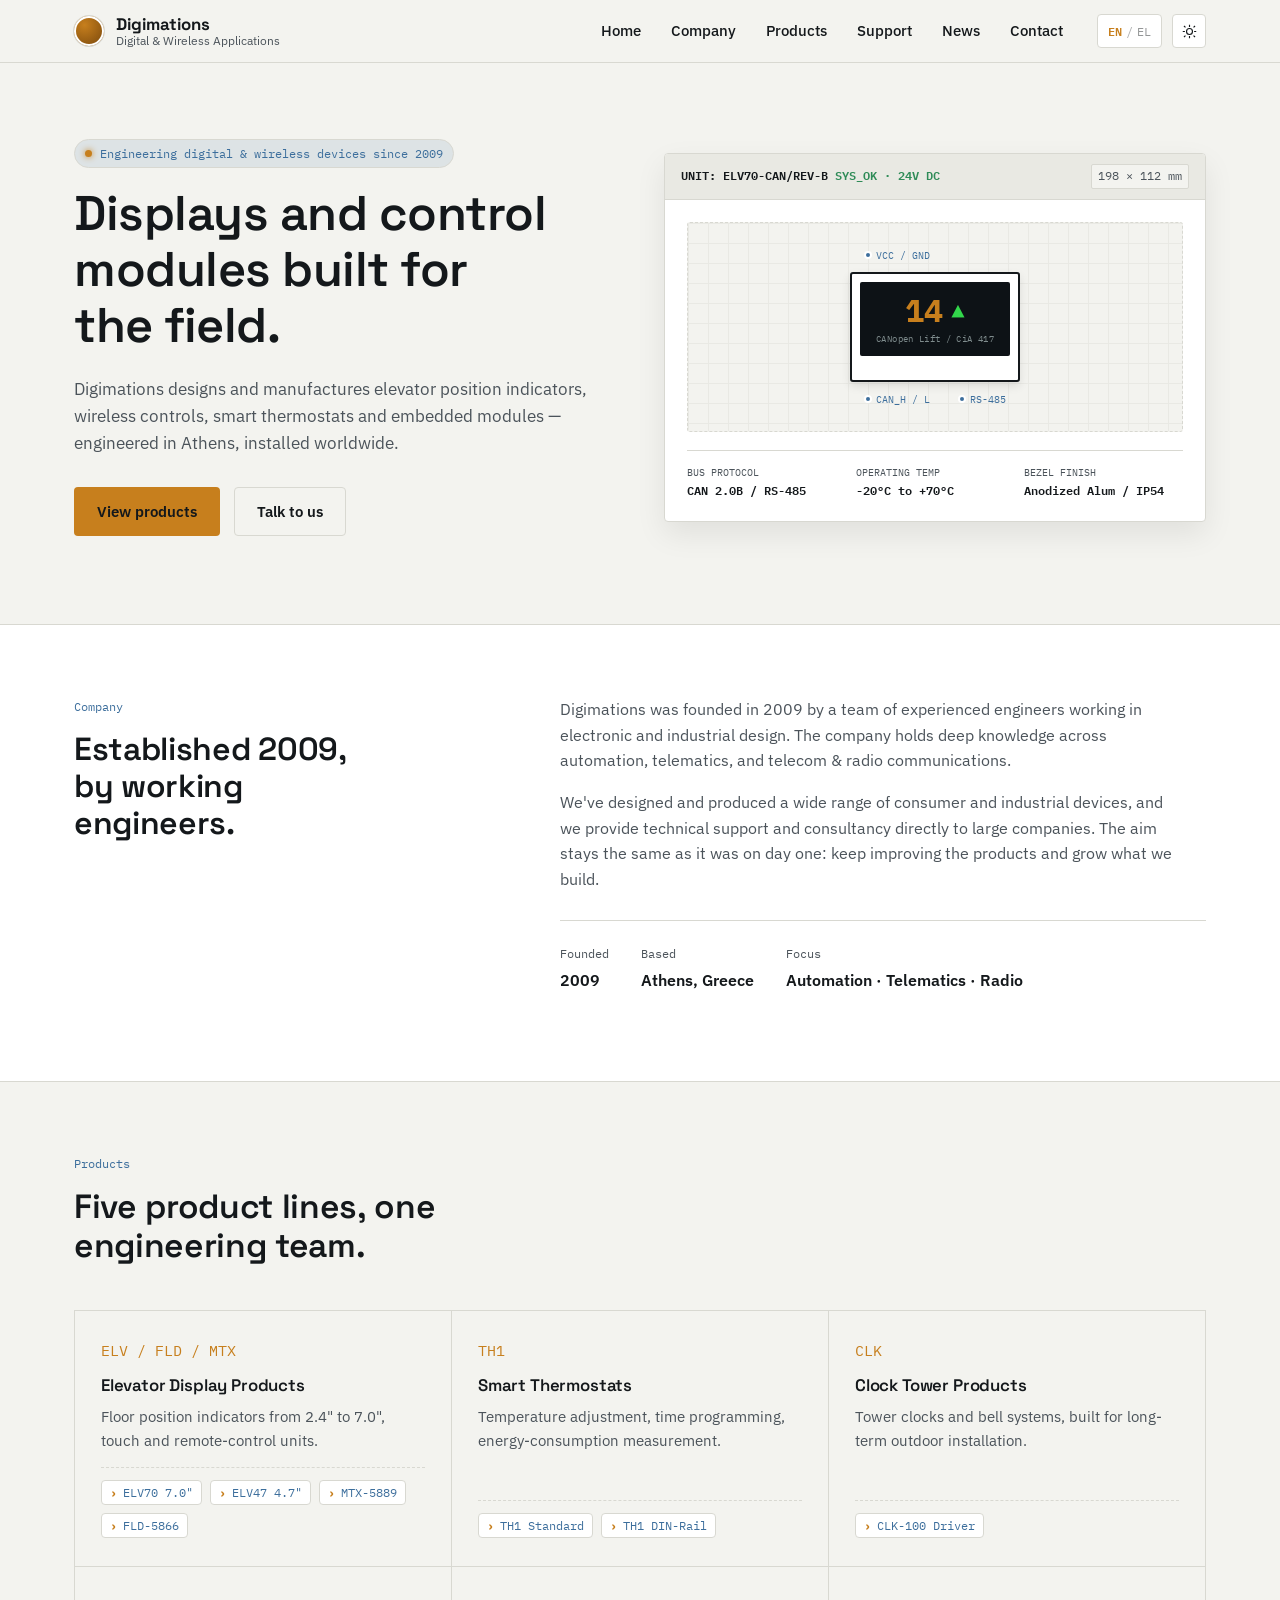
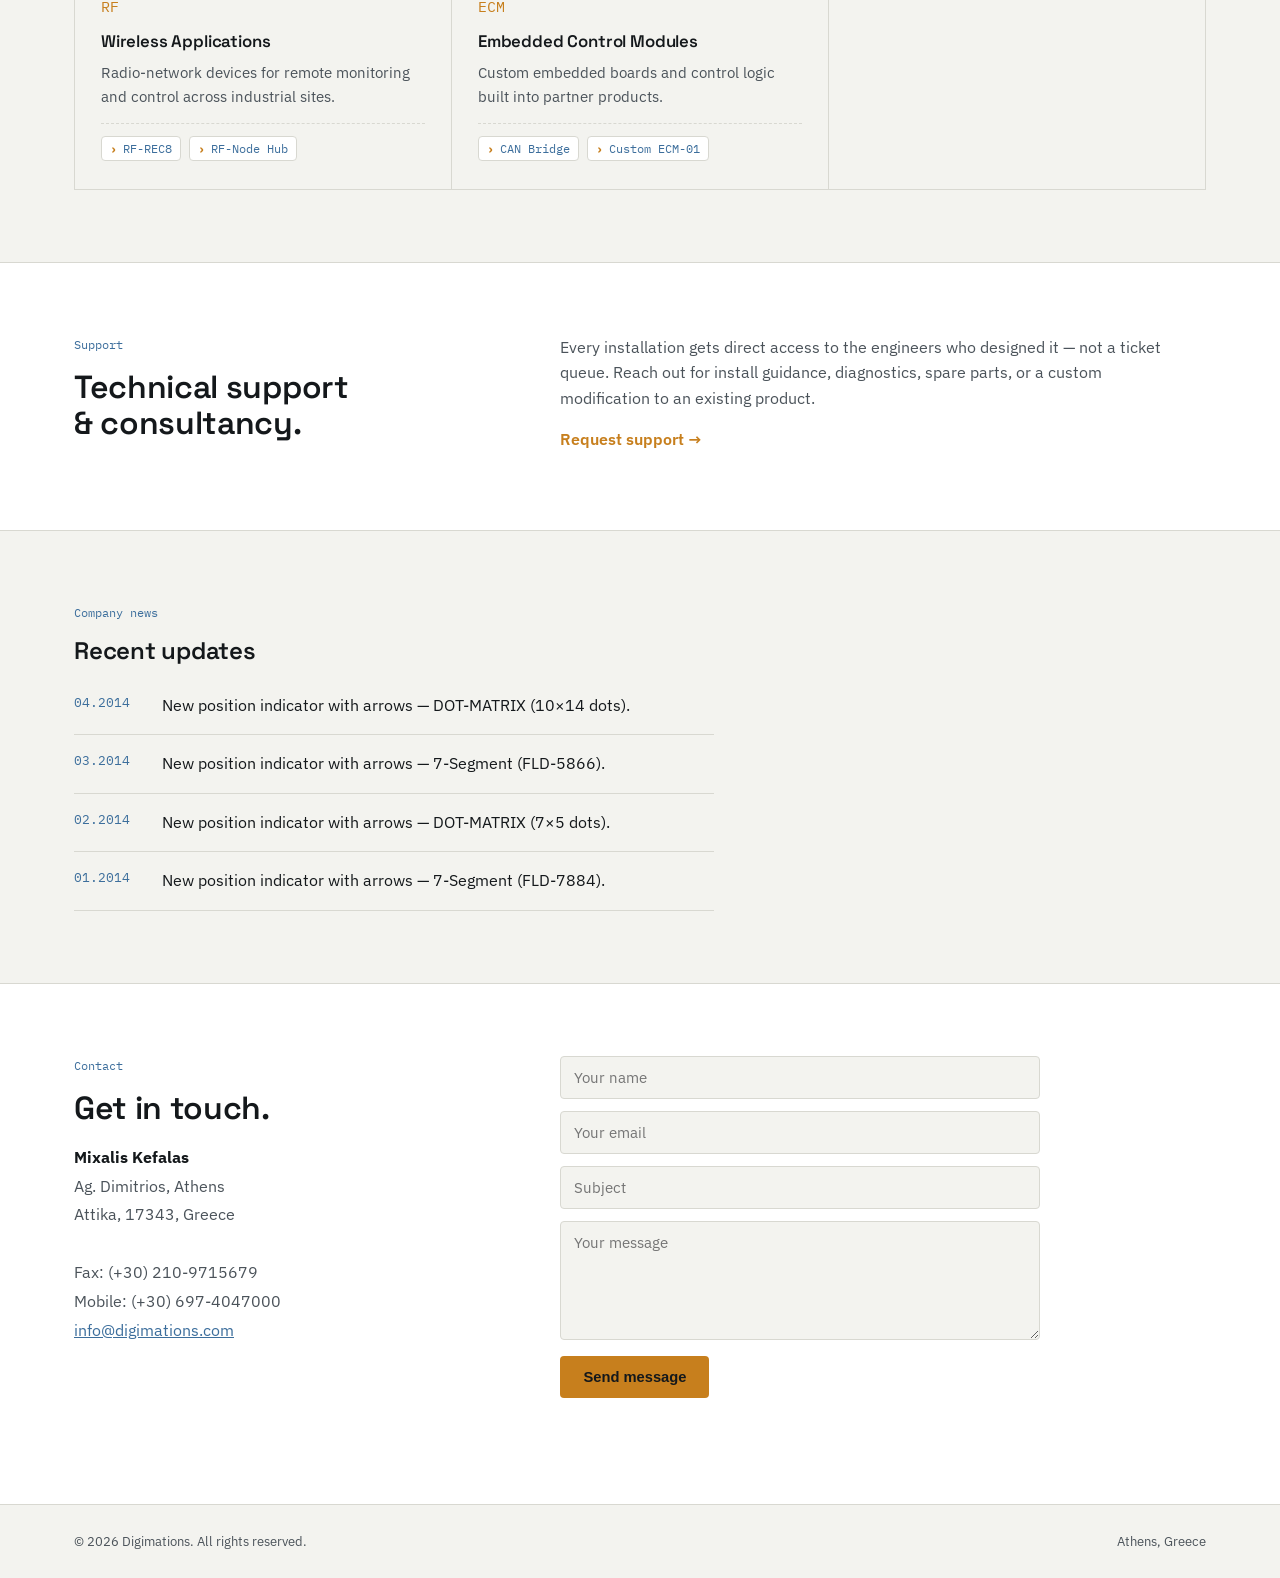
<file: index.html>
<!DOCTYPE html>
<html lang="en">
<head>
<meta charset="UTF-8">
<meta name="viewport" content="width=device-width, initial-scale=1.0">
<title>Digimations — Digital &amp; Wireless Applications</title>
<link rel="preconnect" href="https://fonts.googleapis.com">
<link href="https://fonts.googleapis.com/css2?family=Space+Grotesk:wght@500;600;700&family=IBM+Plex+Sans:wght@400;500;600&family=IBM+Plex+Mono:wght@400;500;600&display=swap" rel="stylesheet">
<link rel="stylesheet" href="styles.css">
</head>
<body>

<header class="site-header">
  <div class="header-inner">
    <a class="brand" href="#home">
      <span class="brand-mark" aria-hidden="true"></span>
      <span class="brand-text">
        <span class="brand-name">Digimations</span>
        <span class="brand-tag" data-i18n="brand.tag">Digital &amp; Wireless Applications</span>
      </span>
    </a>

    <nav class="main-nav" aria-label="Primary">
      <ul>
        <li><a href="#home" data-i18n="nav.home">Home</a></li>
        <li><a href="#company" data-i18n="nav.company">Company</a></li>
        
<li><a href="products.html" data-i18n="nav.products">Products</a></li>

        <li><a href="#support" data-i18n="nav.support">Support</a></li>
        <li><a href="#news" data-i18n="nav.news">News</a></li>
        <li><a href="#contact" data-i18n="nav.contact">Contact</a></li>
      </ul>
    </nav>

    <div class="header-controls">
      <button class="lang-toggle" id="langToggle" type="button" aria-label="Switch language">
        <span class="lang-option" data-lang="en">EN</span>
        <span class="lang-sep">/</span>
        <span class="lang-option" data-lang="gr">EL</span>
      </button>
      <button class="theme-toggle" id="themeToggle" type="button" aria-label="Switch color theme">
        <svg class="icon-sun" viewBox="0 0 24 24" fill="none" stroke="currentColor" stroke-width="1.6"><circle cx="12" cy="12" r="4.2"/><path d="M12 2.5v3M12 18.5v3M4.2 4.2l2.1 2.1M17.7 17.7l2.1 2.1M2.5 12h3M18.5 12h3M4.2 19.8l2.1-2.1M17.7 6.3l2.1-2.1"/></svg>
        <svg class="icon-moon" viewBox="0 0 24 24" fill="none" stroke="currentColor" stroke-width="1.6"><path d="M20 14.5A8.5 8.5 0 1 1 9.5 4a6.8 6.8 0 0 0 10.5 10.5Z"/></svg>
      </button>
      <button class="nav-burger" id="navBurger" type="button" aria-label="Open menu" aria-expanded="false">
        <span></span><span></span><span></span>
      </button>
    </div>
  </div>
</header>

<main>

  <!-- HOME / HERO WITH TECHNICAL SCHEMATIC HUD -->
  <section id="home" class="hero">
    <div class="hero-inner">
      <div class="tech-badge">
        <span class="indicator-dot"></span>
        <span data-i18n="hero.since">Engineering digital &amp; wireless devices since 2009</span>
      </div>
      <h1 data-i18n="hero.headline">Displays and control<br>modules built for<br>the field.</h1>
      <p class="hero-copy" data-i18n="hero.copy">Digimations designs and manufactures elevator position indicators, wireless controls, smart thermostats and embedded modules — engineered in Athens, installed worldwide.</p>
      <div class="hero-actions">
        <a href="#products" class="btn btn-primary" data-i18n="hero.cta1">View products</a>
        <a href="#contact" class="btn btn-ghost" data-i18n="hero.cta2">Talk to us</a>
      </div>
    </div>

    <!-- Redesigned Hardware Schematic Card -->
    <div class="hero-graphic hardware-schematic">
      <div class="schematic-header">
        <div class="schematic-label-group">
          <span class="schematic-code">UNIT: ELV70-CAN/REV-B</span>
          <span class="schematic-status">SYS_OK · 24V DC</span>
        </div>
        <div class="schematic-dim-tag">198 × 112 mm</div>
      </div>

      <div class="schematic-body">
        <div class="cad-canvas">
          <div class="cad-grid-lines"></div>
          
          <div class="module-faceplate">
            <div class="display-panel">
              <div class="display-content">
                <span class="floor-number">14</span>
                <span class="arrow-indicator">▲</span>
              </div>
              <span class="display-sub">CANopen Lift / CiA 417</span>
            </div>

            <!-- Interactive Pin Callouts -->
            <button class="cad-pin pin-1" title="Power: 12-24V DC" data-pin-info="12-24V DC Isolated Power">
              <span class="pin-marker"></span>
              <span class="pin-tag">VCC / GND</span>
            </button>
            <button class="cad-pin pin-2" title="CAN High/Low Bus" data-pin-info="Differential CAN Bus ISO 11898">
              <span class="pin-marker"></span>
              <span class="pin-tag">CAN_H / L</span>
            </button>
            <button class="cad-pin pin-3" title="RS485 Half-Duplex" data-pin-info="RS485 Bus / Modbus RTU">
              <span class="pin-marker"></span>
              <span class="pin-tag">RS-485</span>
            </button>
          </div>
        </div>
        
        <div class="schematic-footer">
          <div class="spec-chip">
            <span class="spec-name">BUS PROTOCOL</span>
            <span class="spec-value">CAN 2.0B / RS-485</span>
          </div>
          <div class="spec-chip">
            <span class="spec-name">OPERATING TEMP</span>
            <span class="spec-value">-20°C to +70°C</span>
          </div>
          <div class="spec-chip">
            <span class="spec-name">BEZEL FINISH</span>
            <span class="spec-value">Anodized Alum / IP54</span>
          </div>
        </div>
      </div>
    </div>
  </section>

  <!-- COMPANY -->
  <section id="company" class="section company">
    <div class="section-inner two-col">
      <div class="col-label">
        <p class="section-kicker" data-i18n="company.kicker">Company</p>
        <h2 data-i18n="company.title">Established 2009, by working engineers.</h2>
      </div>
      <div class="col-body">
        <p data-i18n="company.p1">Digimations was founded in 2009 by a team of experienced engineers working in electronic and industrial design. The company holds deep knowledge across automation, telematics, and telecom &amp; radio communications.</p>
        <p data-i18n="company.p2">We've designed and produced a wide range of consumer and industrial devices, and we provide technical support and consultancy directly to large companies. The aim stays the same as it was on day one: keep improving the products and grow what we build.</p>
        <dl class="company-facts">
          <div><dt data-i18n="company.fact1.k">Founded</dt><dd>2009</dd></div>
          <div><dt data-i18n="company.fact1.k2">Based</dt><dd data-i18n="company.fact1.v2">Athens, Greece</dd></div>
          <div><dt data-i18n="company.fact1.k3">Focus</dt><dd data-i18n="company.fact1.v3">Automation · Telematics · Radio</dd></div>
        </dl>
      </div>
    </div>
  </section>

  <!-- PRODUCTS SECTION -->
  <section id="products" class="section products">
    <div class="section-inner">
      <p class="section-kicker" data-i18n="products.kicker">Products</p>
      <h2 data-i18n="products.title">Five product lines, one engineering team.</h2>

      <div class="product-grid">

        <article class="product-card">
          <p class="product-code">ELV / FLD / MTX</p>
          <h3 data-i18n="products.elevator.title">Elevator Display Products</h3>
          <p data-i18n="products.elevator.copy">Floor position indicators from 2.4&quot; to 7.0&quot;, touch and remote-control units, 7-segment and dot-matrix arrow displays.</p>
          <div class="product-skus">
            <button type="button" class="btn-product-spec" data-product="elv70">ELV70 7.0&quot;</button>
            <button type="button" class="btn-product-spec" data-product="elv47">ELV47 4.7&quot;</button>
            <button type="button" class="btn-product-spec" data-product="mtx5889">MTX-5889</button>
            <button type="button" class="btn-product-spec" data-product="fld5866">FLD-5866</button>
          </div>
        </article>

        <article class="product-card">
          <p class="product-code">TH1</p>
          <h3 data-i18n="products.thermostat.title">Smart Thermostats</h3>
          <p data-i18n="products.thermostat.copy">Temperature adjustment, time programming, energy-consumption measurement, and radio-network operation.</p>
          <div class="product-skus">
            <button type="button" class="btn-product-spec" data-product="th1">TH1 Standard</button>
            <button type="button" class="btn-product-spec" data-product="th1-din">TH1 DIN-Rail</button>
          </div>
        </article>

        <article class="product-card">
          <p class="product-code">CLK</p>
          <h3 data-i18n="products.clock.title">Clock Tower Products</h3>
          <p data-i18n="products.clock.copy">Tower clocks and bell systems, built for long-term outdoor installation.</p>
          <div class="product-skus">
            <button type="button" class="btn-product-spec" data-product="clk100">CLK-100 Driver</button>
          </div>
        </article>

        <article class="product-card">
          <p class="product-code">RF</p>
          <h3 data-i18n="products.wireless.title">Wireless Applications</h3>
          <p data-i18n="products.wireless.copy">Radio-network devices for remote monitoring and control across industrial sites.</p>
          <div class="product-skus">
            <button type="button" class="btn-product-spec" data-product="rf-rec8">RF-REC8</button>
            <button type="button" class="btn-product-spec" data-product="rf-node">RF-Node Hub</button>
          </div>
        </article>

        <article class="product-card">
          <p class="product-code">ECM</p>
          <h3 data-i18n="products.embedded.title">Embedded Control Modules</h3>
          <p data-i18n="products.embedded.copy">Custom embedded boards and control logic built into partner products.</p>
          <div class="product-skus">
            <button type="button" class="btn-product-spec" data-product="can-bridge">CAN Bridge</button>
            <button type="button" class="btn-product-spec" data-product="custom-ecm">Custom ECM-01</button>
          </div>
        </article>

      </div>
    </div>
  </section>

  <!-- SUPPORT -->
  <section id="support" class="section support">
    <div class="section-inner two-col">
      <div class="col-label">
        <p class="section-kicker" data-i18n="support.kicker">Support</p>
        <h2 data-i18n="support.title">Technical support &amp; consultancy.</h2>
      </div>
      <div class="col-body">
        <p data-i18n="support.p1">Every installation gets direct access to the engineers who designed it — not a ticket queue. Reach out for install guidance, diagnostics, spare parts, or a custom modification to an existing product.</p>
        <div class="support-actions">
          <a href="#contact" class="link-arrow" data-i18n="support.cta">Request support</a>
        </div>
      </div>
    </div>
  </section>

  <!-- NEWS -->
  <section id="news" class="section news">
    <div class="section-inner">
      <p class="section-kicker" data-i18n="news.kicker">Company news</p>
      <h2 data-i18n="news.title">Recent updates</h2>
      <ul class="news-list">
        <li>
          <time datetime="2014-04">04.2014</time>
          <span data-i18n="news.item1">New position indicator with arrows — DOT-MATRIX (10×14 dots).</span>
        </li>
        <li>
          <time datetime="2014-03">03.2014</time>
          <span data-i18n="news.item2">New position indicator with arrows — 7-Segment (FLD-5866).</span>
        </li>
        <li>
          <time datetime="2014-02">02.2014</time>
          <span data-i18n="news.item3">New position indicator with arrows — DOT-MATRIX (7×5 dots).</span>
        </li>
        <li>
          <time datetime="2014-01">01.2014</time>
          <span data-i18n="news.item4">New position indicator with arrows — 7-Segment (FLD-7884).</span>
        </li>
      </ul>
    </div>
  </section>

  <!-- CONTACT -->
  <section id="contact" class="section contact">
    <div class="section-inner two-col">
      <div class="col-label">
        <p class="section-kicker" data-i18n="contact.kicker">Contact</p>
        <h2 data-i18n="contact.title">Get in touch.</h2>
        <address>
          <strong>Mixalis Kefalas</strong><br>
          <span data-i18n="contact.addr1">Ag. Dimitrios, Athens</span><br>
          <span data-i18n="contact.addr2">Attika, 17343, Greece</span><br><br>
          <span data-i18n="contact.fax">Fax:</span> (+30) 210-9715679<br>
          <span data-i18n="contact.mobile">Mobile:</span> (+30) 697-4047000<br>
          <a href="mailto:info@digimations.com">info@digimations.com</a>
        </address>
      </div>
      <div class="col-body">
        <form class="contact-form" id="contactForm">
          <label class="sr-only" for="cf-name" data-i18n="contact.form.name">Your name</label>
          <input id="cf-name" name="name" type="text" data-i18n-placeholder="contact.form.name" placeholder="Your name" required>

          <label class="sr-only" for="cf-email" data-i18n="contact.form.email">Your email</label>
          <input id="cf-email" name="email" type="email" data-i18n-placeholder="contact.form.email" placeholder="Your email" required>

          <label class="sr-only" for="cf-subject" data-i18n="contact.form.subject">Subject</label>
          <input id="cf-subject" name="subject" type="text" data-i18n-placeholder="contact.form.subject" placeholder="Subject">

          <label class="sr-only" for="cf-message" data-i18n="contact.form.message">Message</label>
          <textarea id="cf-message" name="message" rows="5" data-i18n-placeholder="contact.form.message" placeholder="Your message" required></textarea>

          <button type="submit" class="btn btn-primary" data-i18n="contact.form.send">Send message</button>
          <p class="form-status" id="formStatus" role="status"></p>
        </form>
      </div>
    </div>
  </section>

</main>

<!-- PRODUCT DETAILS / SPECS MODAL DIALOG -->
<div class="spec-modal" id="specModal" role="dialog" aria-modal="true" aria-hidden="true">
  <div class="spec-modal-backdrop" id="modalBackdrop"></div>
  <div class="spec-modal-window">
    <div class="modal-header">
      <div>
        <span class="modal-sku-tag" id="modalSkuTag">ELV70</span>
        <h3 class="modal-title" id="modalTitle">Product Technical Sheet</h3>
      </div>
      <button type="button" class="modal-close-btn" id="modalCloseBtn" aria-label="Close dialog">&times;</button>
    </div>
    
    <div class="modal-body">
      <!-- Media/Photo Area -->
      <div class="modal-photo-box" id="modalPhotoBox">
        <div class="photo-schematic-render" id="modalVisualRender"></div>
      </div>

      <!-- Detail Tabs/Grids -->
      <div class="modal-info-pane">
        <p class="modal-desc" id="modalDesc"></p>

        <div class="info-section">
          <h4 data-i18n="modal.dimensions">Dimensions &amp; Mounting</h4>
          <dl class="spec-pairs" id="modalDimensions"></dl>
        </div>

        <div class="info-section">
          <h4 data-i18n="modal.revisions">Hardware &amp; Firmware Revisions</h4>
          <ul class="fixes-list" id="modalFixes"></ul>
        </div>

        <div class="info-section">
          <h4 data-i18n="modal.similar">Related &amp; Compatible Products</h4>
          <div class="similar-products" id="modalSimilar"></div>
        </div>
      </div>
    </div>

    <div class="modal-footer">
      <a href="#contact" class="btn btn-primary" id="modalInquireBtn" data-i18n="modal.inquire">Request Part Spec Sheet</a>
    </div>
  </div>
</div>

<footer class="site-footer">
  <div class="footer-inner">
    <span>&copy; 2026 Digimations. <span data-i18n="footer.rights">All rights reserved.</span></span>
    <span data-i18n="footer.made">Athens, Greece</span>
  </div>
</footer>

<script src="script.js"></script>
</body>
</html>
</file>
<file: styles.css>
/* ---------------------------------------------
   Tokens
--------------------------------------------- */
:root{
  --paper: #F3F3EF;
  --surface: #FFFFFF;
  --surface-sunken: #E9E9E3;
  --ink: #14181B;
  --ink-soft: #4B535A;
  --line: #D8D8D1;
  --accent: #C77F1D;      /* industrial amber */
  --accent-ink: #14181B;
  --steel: #3C6E9C;       /* PCB trace steel */
  --steel-soft: rgba(60, 110, 156, 0.12);
  --radius: 4px;
  --font-display: 'Space Grotesk', sans-serif;
  --font-body: 'IBM Plex Sans', sans-serif;
  --font-mono: 'IBM Plex Mono', monospace;
  color-scheme: light;
}

html[data-theme="dark"]{
  --paper: #0F1318;
  --surface: #161C23;
  --surface-sunken: #0A0D11;
  --ink: #EAECEE;
  --ink-soft: #9BA4AD;
  --line: #262E38;
  --accent: #E8A33D;
  --accent-ink: #101418;
  --steel: #6FA3D6;
  --steel-soft: rgba(111, 163, 214, 0.14);
  color-scheme: dark;
}

*{ box-sizing: border-box; }
html{ scroll-behavior: smooth; }

body{
  margin: 0;
  background: var(--paper);
  color: var(--ink);
  font-family: var(--font-body);
  font-size: 16px;
  line-height: 1.6;
  -webkit-font-smoothing: antialiased;
  transition: background .2s ease, color .2s ease;
}

h1, h2, h3, h4{
  font-family: var(--font-display);
  font-weight: 600;
  line-height: 1.15;
  margin: 0 0 .5em;
  letter-spacing: -0.01em;
}

p{ margin: 0 0 1em; color: var(--ink-soft); max-width: 62ch; }
a{ color: var(--steel); }

.sr-only{
  position: absolute; width: 1px; height: 1px;
  overflow: hidden; clip: rect(0,0,0,0); white-space: nowrap;
}

/* ---------------------------------------------
   Header & Dropdown
--------------------------------------------- */
.site-header{
  position: sticky; top: 0; z-index: 50;
  background: var(--paper);
  border-bottom: 1px solid var(--line);
}
.header-inner{
  max-width: 1180px; margin: 0 auto;
  display: flex; align-items: center; gap: 32px;
  padding: 14px 24px;
}
.brand{ display: flex; align-items: center; gap: 12px; text-decoration: none; color: var(--ink); margin-right: auto; }
.brand-mark{
  width: 30px; height: 30px; border-radius: 50%;
  background: radial-gradient(circle at 35% 30%, var(--accent), #8a5410 75%);
  box-shadow: inset 0 0 0 2px var(--surface), 0 0 0 1px var(--line);
  flex-shrink: 0;
}
.brand-text{ display: flex; flex-direction: column; line-height: 1.15; }
.brand-name{ font-family: var(--font-display); font-weight: 700; font-size: 1.05rem; }
.brand-tag{ font-size: .72rem; color: var(--ink-soft); }

.main-nav > ul{ display: flex; align-items: center; gap: 26px; list-style: none; margin: 0; padding: 0; }
.main-nav a{
  color: var(--ink); text-decoration: none; font-size: .92rem;
  font-weight: 500; padding: 6px 2px; border-bottom: 2px solid transparent;
}
.main-nav a:hover{ border-bottom-color: var(--accent); }

/* Products Mega Menu Container */
.nav-item-dropdown{ position: relative; }
.nav-dropdown-trigger{
  background: none; border: none; cursor: pointer; color: var(--ink);
  font-family: inherit; font-size: .92rem; font-weight: 500;
  padding: 6px 2px; display: flex; align-items: center; gap: 4px;
}
.nav-dropdown-trigger:hover{ color: var(--accent); }
.dropdown-chevron{ width: 14px; height: 14px; transition: transform .2s ease; }
.nav-dropdown-trigger[aria-expanded="true"] .dropdown-chevron{ transform: rotate(180deg); }

.mega-dropdown{
  position: absolute; top: calc(100% + 14px); left: -140px; width: 720px;
  background: var(--surface); border: 1px solid var(--line); border-radius: var(--radius);
  box-shadow: 0 16px 36px rgba(0,0,0,.15);
  display: none; padding: 22px; z-index: 100;
}
.mega-dropdown.open{ display: block; animation: dropFade .15s ease-out; }
@keyframes dropFade{
  from{ opacity: 0; transform: translateY(-6px); }
  to{ opacity: 1; transform: translateY(0); }
}

.mega-dropdown-grid{ display: grid; grid-template-columns: repeat(2, 1fr); gap: 20px; }
.mega-dropdown-col{
  background: var(--surface-sunken); border: 1px solid var(--line);
  padding: 14px 16px; border-radius: var(--radius);
}
.dropdown-cat-title{
  font-family: var(--font-display); font-weight: 600; font-size: .94rem;
  display: inline-block; margin-bottom: 4px; border: none !important;
}
.dropdown-cat-desc{ font-size: .78rem; margin-bottom: 10px; color: var(--ink-soft); line-height: 1.35; }
.dropdown-item-list{ list-style: none; margin: 0; padding: 8px 0 0; border-top: 1px solid var(--line); display: flex; flex-direction: column; gap: 6px; }

/* Product triggers */
.btn-product-spec{
  background: none; border: none; cursor: pointer; padding: 3px 0;
  font-family: var(--font-mono); font-size: .76rem; color: var(--steel);
  display: inline-flex; align-items: center; gap: 6px; text-align: left;
}
.btn-product-spec::before{ content: "›"; color: var(--accent); font-weight: bold; }
.btn-product-spec:hover{ color: var(--accent); }

/* Controls */
.header-controls{ display: flex; align-items: center; gap: 10px; }
.lang-toggle, .theme-toggle{
  background: var(--surface); border: 1px solid var(--line); color: var(--ink);
  border-radius: var(--radius); cursor: pointer; display: flex; align-items: center; gap: 4px;
}
.lang-toggle{ padding: 6px 10px; font-family: var(--font-mono); font-size: .78rem; }
.lang-option{ opacity: .45; }
.lang-option.active{ opacity: 1; color: var(--accent); font-weight: 600; }
.lang-sep{ opacity: .35; }

.theme-toggle{ width: 34px; height: 34px; justify-content: center; padding: 0; }
.theme-toggle svg{ width: 17px; height: 17px; }
.icon-moon{ display: none; }
html[data-theme="dark"] .icon-sun{ display: none; }
html[data-theme="dark"] .icon-moon{ display: block; }

.nav-burger{
  display: none; width: 34px; height: 34px; border: 1px solid var(--line);
  background: var(--surface); border-radius: var(--radius); cursor: pointer;
  flex-direction: column; align-items: center; justify-content: center; gap: 4px;
}
.nav-burger span{ width: 16px; height: 1.5px; background: var(--ink); }

/* ---------------------------------------------
   Hero & Interactive CAD Blueprint Graphic
--------------------------------------------- */
.hero{
  max-width: 1180px; margin: 0 auto;
  display: grid; grid-template-columns: 1fr 1fr; align-items: center;
  gap: 48px; padding: 76px 24px 88px;
}
.tech-badge{
  display: inline-flex; align-items: center; gap: 8px;
  background: var(--steel-soft); border: 1px solid var(--line);
  padding: 4px 10px; border-radius: 20px; font-family: var(--font-mono);
  font-size: .75rem; color: var(--steel); margin-bottom: 18px;
}
.indicator-dot{
  width: 7px; height: 7px; border-radius: 50%;
  background: var(--accent); box-shadow: 0 0 6px var(--accent);
}
.hero h1{ font-size: clamp(2rem, 3.8vw, 3.2rem); margin-bottom: .45em; }
.hero-copy{ font-size: 1.05rem; margin-bottom: 1.8em; }
.hero-actions{ display: flex; gap: 14px; flex-wrap: wrap; }

.btn{
  display: inline-block; padding: 12px 22px; border-radius: var(--radius);
  font-weight: 600; font-size: .92rem; text-decoration: none; border: 1px solid transparent;
  cursor: pointer;
}
.btn-primary{ background: var(--accent); color: var(--accent-ink); }
.btn-primary:hover{ filter: brightness(1.08); }
.btn-ghost{ border-color: var(--line); color: var(--ink); background: transparent; }
.btn-ghost:hover{ border-color: var(--ink-soft); }

/* Hardware Schematic HUD Mockup */
.hardware-schematic{
  background: var(--surface); border: 1px solid var(--line);
  border-radius: var(--radius); box-shadow: 0 12px 30px rgba(0,0,0,.08);
  overflow: hidden;
}
.schematic-header{
  display: flex; justify-content: space-between; align-items: center;
  background: var(--surface-sunken); border-bottom: 1px solid var(--line);
  padding: 10px 16px; font-family: var(--font-mono); font-size: .74rem;
}
.schematic-code{ font-weight: 600; color: var(--ink); }
.schematic-status{ color: #2e8b57; font-weight: 600; }
.schematic-dim-tag{
  background: var(--paper); border: 1px solid var(--line);
  padding: 2px 6px; border-radius: 2px; color: var(--ink-soft);
}

.schematic-body{ padding: 22px; }
.cad-canvas{
  position: relative; height: 210px; background: var(--paper);
  border: 1px dashed var(--line); border-radius: 3px; display: flex;
  align-items: center; justify-content: center; overflow: hidden;
}
.cad-grid-lines{
  position: absolute; inset: 0;
  background-image: 
    linear-gradient(to right, var(--line) 1px, transparent 1px),
    linear-gradient(to bottom, var(--line) 1px, transparent 1px);
  background-size: 20px 20px; opacity: 0.35;
}

.module-faceplate{
  position: relative; z-index: 2; width: 170px; height: 110px;
  background: var(--surface); border: 2px solid var(--ink);
  border-radius: 3px; padding: 8px; box-shadow: 0 4px 10px rgba(0,0,0,.1);
  display: flex; flex-direction: column; justify-content: space-between;
}
.display-panel{
  background: #0d1216; color: var(--accent); border-radius: 2px;
  padding: 10px 8px; text-align: center; font-family: var(--font-mono);
}
.display-content{ display: flex; justify-content: center; align-items: center; gap: 8px; }
.floor-number{ font-size: 2rem; font-weight: 700; line-height: 1; }
.arrow-indicator{ font-size: 1.4rem; color: #32d74b; animation: pulseArrow 1.5s infinite; }
.display-sub{ font-size: .55rem; color: #7f8c8d; display: block; margin-top: 4px; letter-spacing: .04em; }

@keyframes pulseArrow{
  0%, 100%{ opacity: 1; }
  50%{ opacity: .3; }
}

.cad-pin{
  position: absolute; background: none; border: none; cursor: pointer;
  display: flex; align-items: center; gap: 4px; font-family: var(--font-mono);
  font-size: .65rem; color: var(--steel); padding: 2px;
}
.pin-marker{
  width: 8px; height: 8px; border-radius: 50%;
  background: var(--steel); border: 2px solid var(--surface);
}
.pin-1{ top: -28px; left: 10px; }
.pin-2{ bottom: -28px; left: 10px; }
.pin-3{ bottom: -28px; right: 10px; }
.cad-pin:hover .pin-marker{ background: var(--accent); }
.cad-pin:hover .pin-tag{ color: var(--accent); }

.schematic-footer{
  display: grid; grid-template-columns: repeat(3, 1fr); gap: 10px;
  margin-top: 18px; padding-top: 14px; border-top: 1px solid var(--line);
}
.spec-chip{ display: flex; flex-direction: column; }
.spec-name{ font-family: var(--font-mono); font-size: .62rem; color: var(--ink-soft); }
.spec-value{ font-family: var(--font-mono); font-size: .74rem; font-weight: 600; color: var(--ink); }

/* ---------------------------------------------
   Sections (generic)
--------------------------------------------- */
.section{ border-top: 1px solid var(--line); }
.section-inner{ max-width: 1180px; margin: 0 auto; padding: 72px 24px; }
.section-kicker{
  font-family: var(--font-mono); font-size: .78rem; color: var(--steel);
  margin-bottom: 14px;
}
.two-col{ display: grid; grid-template-columns: .8fr 1.2fr; gap: 56px; }
.two-col h2{ font-size: clamp(1.5rem, 2.6vw, 2rem); max-width: 14ch; }

.company{ background: var(--surface); }
.company-facts{ display: flex; gap: 32px; flex-wrap: wrap; margin-top: 28px; padding-top: 24px; border-top: 1px solid var(--line); }
.company-facts dt{ font-family: var(--font-mono); font-size: .72rem; color: var(--ink-soft); margin-bottom: 4px; }
.company-facts dd{ margin: 0; font-weight: 600; }

/* ---------------------------------------------
   Products Grid
--------------------------------------------- */
.products h2{ font-size: clamp(1.6rem, 2.8vw, 2.1rem); max-width: 18ch; margin-bottom: 44px; }
.product-grid{
  display: grid; grid-template-columns: repeat(3, 1fr); gap: 1px;
  background: var(--line); border: 1px solid var(--line);
}
.product-grid::after{ content: ""; background: var(--paper); }
.product-card{
  background: var(--paper); padding: 28px 26px; min-height: 220px;
  display: flex; flex-direction: column;
}
.product-code{
  font-family: var(--font-mono); font-size: .72rem; color: var(--accent);
  margin: 0 0 14px;
}
.product-card h3{ font-size: 1.05rem; margin-bottom: 10px; }
.product-card p{ font-size: .92rem; margin-bottom: 14px; }
.product-skus{
  margin: auto 0 0; padding: 12px 0 0; display: flex; flex-wrap: wrap;
  gap: 8px; border-top: 1px dashed var(--line);
}
.product-skus .btn-product-spec{
  background: var(--surface); border: 1px solid var(--line);
  padding: 4px 8px; border-radius: var(--radius);
}
.product-skus .btn-product-spec:hover{ border-color: var(--accent); }

/* ---------------------------------------------
   Support / News / Contact
--------------------------------------------- */
.support{ background: var(--surface); }
.link-arrow{ color: var(--accent); font-weight: 600; text-decoration: none; }
.link-arrow::after{ content: "  →"; }

.news-list{ list-style: none; margin: 0; padding: 0; max-width: 640px; }
.news-list li{ display: flex; gap: 20px; padding: 16px 0; border-bottom: 1px solid var(--line); }
.news-list time{ font-family: var(--font-mono); font-size: .8rem; color: var(--steel); flex-shrink: 0; width: 68px; }
.news-list span{ color: var(--ink); }

.contact{ background: var(--surface); }
address{ font-style: normal; color: var(--ink-soft); line-height: 1.8; }
address strong{ color: var(--ink); }

.contact-form{ display: flex; flex-direction: column; gap: 12px; max-width: 480px; }
.contact-form input, .contact-form textarea{
  font-family: var(--font-body); font-size: .94rem;
  padding: 11px 13px; border: 1px solid var(--line); border-radius: var(--radius);
  background: var(--paper); color: var(--ink);
}
.contact-form input:focus, .contact-form textarea:focus{
  outline: 2px solid var(--accent); outline-offset: 1px;
}
.contact-form button{ align-self: flex-start; margin-top: 4px; }
.form-status{ font-size: .85rem; color: var(--steel); min-height: 1.2em; margin: 6px 0 0; }

/* ---------------------------------------------
   Product Spec Modal
--------------------------------------------- */
.spec-modal{
  position: fixed; inset: 0; z-index: 200; display: none;
  align-items: center; justify-content: center; padding: 20px;
}
.spec-modal.active{ display: flex; }
.spec-modal-backdrop{
  position: absolute; inset: 0; background: rgba(0,0,0,.65);
  backdrop-filter: blur(4px);
}
.spec-modal-window{
  position: relative; z-index: 2; background: var(--surface);
  border: 1px solid var(--line); border-radius: 6px;
  width: 100%; max-width: 760px; max-height: 90vh;
  display: flex; flex-direction: column; overflow: hidden;
  box-shadow: 0 20px 48px rgba(0,0,0,.3);
}
.modal-header{
  display: flex; justify-content: space-between; align-items: center;
  padding: 18px 24px; border-bottom: 1px solid var(--line);
  background: var(--surface-sunken);
}
.modal-sku-tag{
  font-family: var(--font-mono); font-size: .75rem; color: var(--accent);
  background: rgba(199, 127, 29, .15); padding: 3px 8px; border-radius: 3px;
}
.modal-title{ margin: 4px 0 0; font-size: 1.2rem; }
.modal-close-btn{
  background: none; border: none; font-size: 1.8rem; cursor: pointer;
  color: var(--ink-soft); line-height: 1; padding: 0 4px;
}
.modal-close-btn:hover{ color: var(--ink); }

.modal-body{ padding: 24px; overflow-y: auto; display: flex; flex-direction: column; gap: 20px; }
.modal-photo-box{
  background: var(--paper); border: 1px solid var(--line); border-radius: 4px;
  padding: 20px; min-height: 140px; display: flex; align-items: center; justify-content: center;
}
.photo-schematic-render{
  font-family: var(--font-mono); font-size: .85rem; color: var(--steel); text-align: center;
}

.modal-info-pane .info-section{ margin-top: 18px; border-top: 1px solid var(--line); padding-top: 14px; }
.modal-info-pane h4{ font-size: .88rem; text-transform: uppercase; color: var(--steel); font-family: var(--font-mono); margin-bottom: 8px; }

.spec-pairs{ display: grid; grid-template-columns: repeat(2, 1fr); gap: 8px 16px; margin: 0; }
.spec-pairs dt{ font-family: var(--font-mono); font-size: .75rem; color: var(--ink-soft); }
.spec-pairs dd{ margin: 0; font-family: var(--font-mono); font-size: .82rem; font-weight: 600; color: var(--ink); }

.fixes-list{ list-style: none; margin: 0; padding: 0; font-size: .85rem; color: var(--ink); }
.fixes-list li{ padding: 4px 0; border-bottom: 1px dashed var(--line); }
.fixes-list li::before{ content: "✓ "; color: #2e8b57; font-weight: bold; }

.similar-products{ display: flex; gap: 8px; flex-wrap: wrap; margin-top: 8px; }
.similar-tag{
  background: var(--surface-sunken); border: 1px solid var(--line);
  padding: 4px 10px; border-radius: 3px; font-family: var(--font-mono);
  font-size: .75rem; cursor: pointer; color: var(--steel);
}
.similar-tag:hover{ border-color: var(--accent); color: var(--accent); }

.modal-footer{
  padding: 14px 24px; border-top: 1px solid var(--line);
  background: var(--surface-sunken); display: flex; justify-content: flex-end;
}

/* ---------------------------------------------
   Footer
--------------------------------------------- */
.site-footer{ border-top: 1px solid var(--line); }
.footer-inner{
  max-width: 1180px; margin: 0 auto; padding: 26px 24px;
  display: flex; justify-content: space-between; flex-wrap: wrap; gap: 8px;
  font-size: .82rem; color: var(--ink-soft);
}

/* ---------------------------------------------
   Responsive
--------------------------------------------- */
@media (max-width: 900px){
  .hero{ grid-template-columns: 1fr; padding-top: 56px; }
  .hardware-schematic{ max-width: 480px; margin: 0 auto; }
  .two-col{ grid-template-columns: 1fr; gap: 24px; }
  .product-grid{ grid-template-columns: repeat(2, 1fr); }
  .mega-dropdown{ width: 100%; left: 0; position: static; box-shadow: none; }
}

@media (max-width: 680px){
  .main-nav{
    position: fixed; inset: 61px 0 auto 0; background: var(--paper);
    border-bottom: 1px solid var(--line); max-height: 0; overflow-y: auto; transition: max-height .25s ease;
  }
  .main-nav.open{ max-height: 80vh; }
  .main-nav > ul{ flex-direction: column; align-items: stretch; gap: 0; padding: 8px 24px 24px; }
  .main-nav a, .nav-dropdown-trigger{ display: flex; justify-content: space-between; padding: 12px 0; border-bottom: 1px solid var(--line); }
  .mega-dropdown-grid{ grid-template-columns: 1fr; }
  .nav-burger{ display: flex; }
  .product-grid{ grid-template-columns: 1fr; }
  .spec-pairs{ grid-template-columns: 1fr; }
}

/* ---------------------------------------------
   Multi-Page Catalog Layouts
--------------------------------------------- */
.page-container {
  max-width: 1180px;
  margin: 0 auto;
  padding: 60px 24px 100px;
}
.page-header {
  margin-bottom: 50px;
  max-width: 700px;
}
.back-link {
  display: inline-block;
  font-family: var(--font-mono);
  font-size: 0.85rem;
  margin-bottom: 20px;
  color: var(--steel);
  text-decoration: none;
}
.back-link:hover {
  color: var(--accent);
}

/* Categories Grid */
.category-grid {
  display: grid;
  grid-template-columns: repeat(auto-fit, minmax(320px, 1fr));
  gap: 30px;
}
.category-card {
  background: var(--surface);
  border: 1px solid var(--line);
  border-radius: var(--radius);
  overflow: hidden;
  text-decoration: none;
  color: inherit;
  transition: transform 0.2s ease, border-color 0.2s ease;
  display: flex;
  flex-direction: column;
}
.category-card:hover {
  transform: translateY(-4px);
  border-color: var(--accent);
}
.category-image {
  width: 100%;
  height: 200px;
  border-bottom: 1px solid var(--line);
}
.category-image img {
  width: 100%;
  height: 100%;
  object-fit: cover;
}
.category-content {
  padding: 24px;
  display: flex;
  flex-direction: column;
  flex-grow: 1;
}
.btn-text {
  margin-top: auto;
  font-family: var(--font-mono);
  font-size: 0.85rem;
  color: var(--accent);
  font-weight: 600;
  padding-top: 16px;
}

/* Detailed Product List View */
.product-list {
  display: flex;
  flex-direction: column;
  gap: 60px;
}
.detailed-product {
  display: grid;
  grid-template-columns: 1fr 1.2fr;
  gap: 40px;
  background: var(--surface);
  border: 1px solid var(--line);
  border-radius: var(--radius);
  padding: 30px;
}
.dp-gallery {
  display: flex;
  flex-direction: column;
  gap: 12px;
}
.dp-gallery img {
  border-radius: var(--radius);
  border: 1px solid var(--line);
  width: 100%;
  object-fit: cover;
}
.main-photo {
  height: 300px;
}
.dp-thumbnails {
  display: grid;
  grid-template-columns: 1fr 1fr;
  gap: 12px;
}
.dp-thumbnails img {
  height: 100px;
  cursor: pointer;
}
.dp-info h2 {
  font-size: 1.8rem;
  margin: 12px 0;
}
.dp-desc {
  font-size: 1.05rem;
  margin-bottom: 24px;
}
.dp-specs {
  display: grid;
  grid-template-columns: 1fr;
  gap: 24px;
  border-top: 1px solid var(--line);
  padding-top: 24px;
}
.spec-group h4 {
  color: var(--steel);
  font-family: var(--font-mono);
  font-size: 0.9rem;
  text-transform: uppercase;
  margin-bottom: 12px;
}
.mt-4 { margin-top: 24px; }

@media (max-width: 900px) {
  .detailed-product {
    grid-template-columns: 1fr;
  }
  .main-photo {
    height: auto;
    aspect-ratio: 4/3;
  }
}

/* ---------------------------------------------
   Catalog Sidebar Layout (Categories & Products)
--------------------------------------------- */
.catalog-container {
  max-width: 1280px;
  margin: 0 auto;
  padding: 40px 24px 100px;
  display: grid;
  grid-template-columns: 260px 1fr;
  gap: 40px;
}

/* Sidebar Menu */
.sidebar-menu {
  background: var(--surface);
  border: 1px solid var(--line);
  border-radius: var(--radius);
  padding: 20px 0;
  align-self: start;
  position: sticky;
  top: 100px;
}

.sidebar-title {
  font-family: var(--font-mono);
  font-size: 0.85rem;
  color: var(--steel);
  text-transform: uppercase;
  padding: 0 20px 12px;
  margin-bottom: 12px;
  border-bottom: 1px solid var(--line);
}

.sidebar-nav {
  list-style: none;
  margin: 0;
  padding: 0;
  display: flex;
  flex-direction: column;
}

.sidebar-nav a {
  display: block;
  padding: 8px 20px;
  font-size: 0.9rem;
  color: var(--ink-soft);
  text-decoration: none;
  transition: all 0.2s ease;
}

.sidebar-nav a:hover,
.sidebar-nav a.active {
  background: var(--surface-sunken);
  color: var(--accent);
  border-left: 3px solid var(--accent);
  padding-left: 17px;
}

/* Subcategory Grids (TFT, 7-Segment, Matrix) */
.subcategory-grid {
  display: grid;
  grid-template-columns: repeat(auto-fill, minmax(240px, 1fr));
  gap: 24px;
  margin-bottom: 60px;
}

.subcat-card {
  background: var(--surface);
  border: 1px solid var(--line);
  border-radius: var(--radius);
  padding: 20px;
  text-align: center;
  text-decoration: none;
  transition: border-color 0.2s ease;
}

.subcat-card:hover {
  border-color: var(--accent);
}

.subcat-card h3 {
  font-family: var(--font-mono);
  font-size: 1rem;
  color: var(--ink);
  margin-bottom: 16px;
}

.subcat-image {
  width: 100%;
  height: 140px;
  object-fit: contain;
  background: var(--surface-sunken);
  border-radius: 4px;
}

@media (max-width: 900px) {
  .catalog-container {
    grid-template-columns: 1fr;
  }
  .sidebar-menu {
    position: static;
  }
}
</file>
